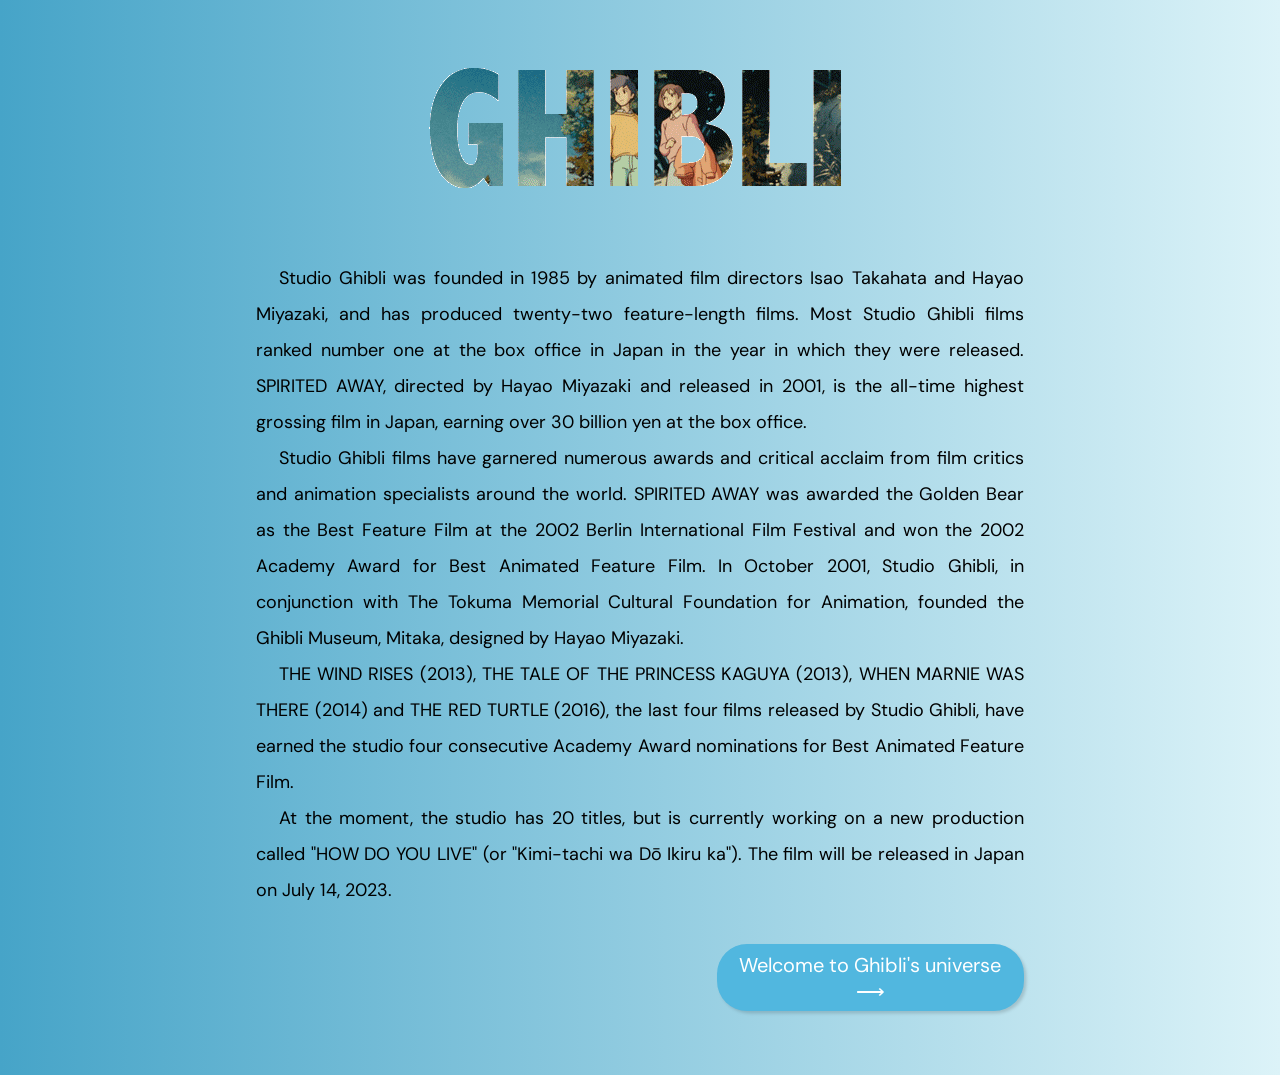
<file: index.html>
<!DOCTYPE html>
<html>
  <head>
    <meta charset="utf-8">
    <meta name="viewport" content="width=device-width, initial-scale=1.0">
    <link rel="preconnect" href="https://fonts.googleapis.com">
    <link rel="preconnect" href="https://fonts.gstatic.com" crossorigin>
    <link href="https://fonts.googleapis.com/css2?family=DM+Sans:wght@400;500&family=Poppins:wght@500;600&display=swap" rel="stylesheet">
    <title>Data Lovers</title>
    <link rel="stylesheet" href="style.css"/>
    <link rel="icon" type="image/png" href="./totoro-icon.png"/>
  </head>

  <body>
    <article id="homeText">

      <img src="./ghibli-gif.gif" id="ghibli-gif">
      <p class="p-description">Studio Ghibli was founded in 1985 by animated film directors Isao Takahata and Hayao Miyazaki, and has produced twenty-two feature-length films.  Most Studio Ghibli films ranked number one at the box office in Japan in the year in which they were released.  SPIRITED AWAY, directed by Hayao Miyazaki and released in 2001, is the all-time highest grossing film in Japan, earning over 30 billion yen at the box office.</p>

      <p class="p-description">Studio Ghibli films have garnered numerous awards and critical acclaim from film critics and animation specialists around the world.  SPIRITED AWAY was awarded the Golden Bear as the Best Feature Film at the 2002 Berlin International Film Festival and won the 2002 Academy Award for Best Animated Feature Film.  In October 2001, Studio Ghibli, in conjunction with The Tokuma Memorial Cultural Foundation for Animation, founded the Ghibli Museum, Mitaka, designed by Hayao Miyazaki.</p>

      <p class="p-description">THE WIND RISES (2013), THE TALE OF THE PRINCESS KAGUYA (2013), WHEN MARNIE WAS THERE (2014) and THE RED TURTLE (2016), the last four films released by Studio Ghibli, have earned the studio four consecutive Academy Award nominations for Best Animated Feature Film.</p>
      
      <p class="p-description">At the moment, the studio has 20 titles, but is currently working on a new production called "HOW DO YOU LIVE" (or "Kimi-tachi wa Dō Ikiru ka"). The film will be released in Japan on July 14, 2023.</p>
      <br>
      <nav class="enter">
        <button class="btn-enter"><a href="./movies.html" class="link-enter">Welcome to Ghibli's universe ⟶</a></button>
     </nav>

    </article> 

    <script src="main.js" type="module"></script>
  </body>
</html>
</file>
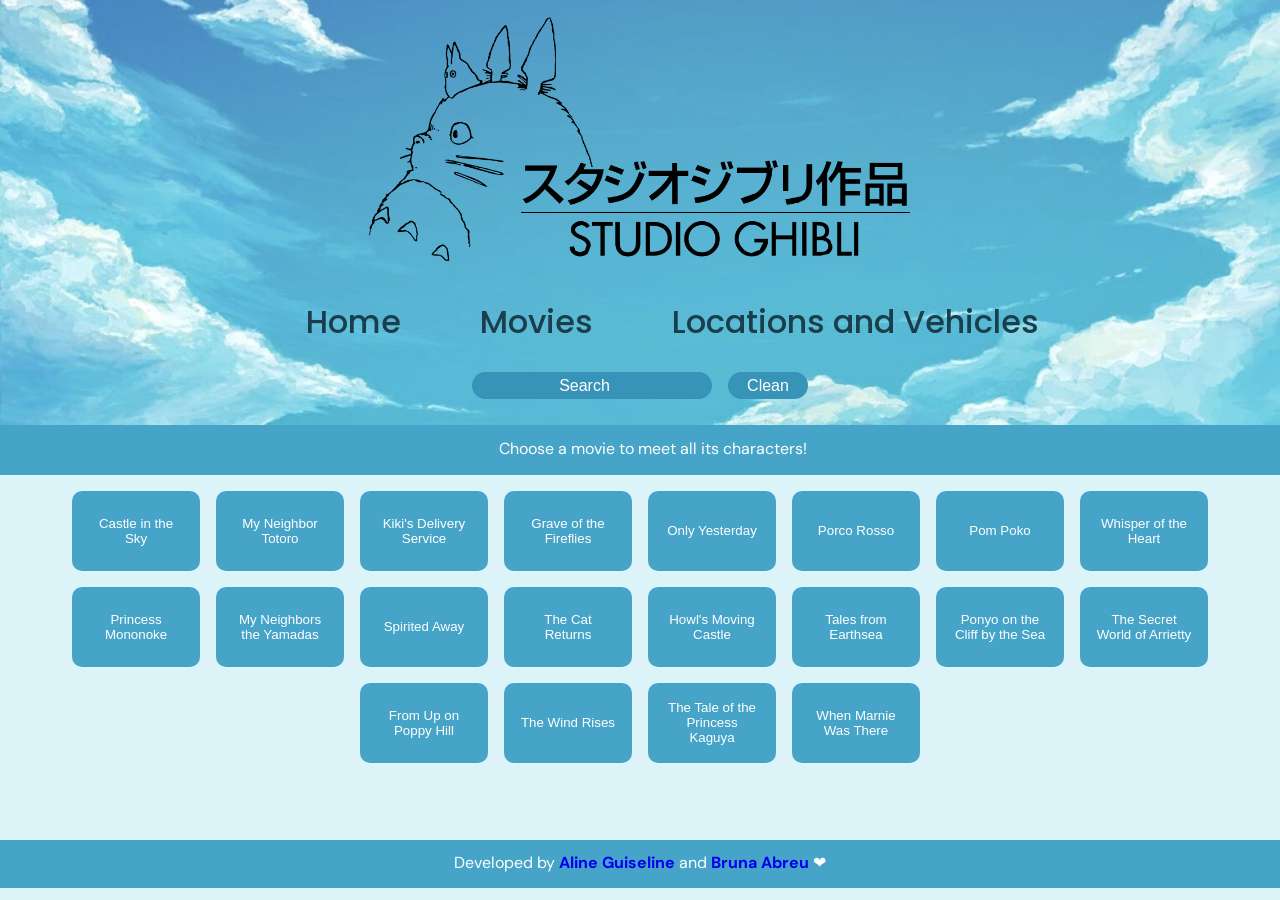
<file: characters.html>
<!DOCTYPE html>
<html lang="en">
<head>
    <meta charset="UTF-8">
    <meta name="viewport" content="width=device-width, initial-scale=1.0">
    <meta http-equiv="X-UA-Compatible" content="IE=edge">
    <meta name="viewport" content="width=device-width, initial-scale=1.0">
    <title>Characters</title>
    <link rel="preconnect" href="https://fonts.googleapis.com">
    <link rel="preconnect" href="https://fonts.gstatic.com" crossorigin>
    <link href="https://fonts.googleapis.com/css2?family=DM+Sans:wght@400;500&family=Poppins:wght@500;600&display=swap" rel="stylesheet">
    <link rel="stylesheet" href="characters.css"/> 
    <link rel="icon" type="image/png" href="./totoro-icon.png"/>
</head> 
<body class="generalBody">
  <header class="bgHeader">
    <img src="./ghibli-logo.png" alt="logo studio ghibli" id="logo">

    <style>a {text-decoration: none;}</style>

    <nav class="menu" classe="charactersMenu">
      <a href="./index.html">Home</a> 
      <a href="./movies.html">Movies</a>
      <a href="./locations-and-vehicles.html">Locations and Vehicles</a>   
    </nav>

    <div class="search-area">
    <input type="search" id="characters-search" placeholder="Search">

    <button id="clean">Clean</button>
  </div>


  </header>
  <p class="stats">Choose a movie to meet all its characters!</p>

  <section class="btn-films">
    <button class="btn-film" value="Castle in the Sky">Castle in the Sky</button>
    <button class="btn-film" value="My Neighbor Totoro">My Neighbor Totoro</button>
    <button class="btn-film" value="Kiki's Delivery Service">Kiki's Delivery Service</button>
    <button class="btn-film" value="Grave of the Fireflies">Grave of the Fireflies</button>
    <button class="btn-film" value="Only Yesterday">Only Yesterday</button>
    <button class="btn-film" value="Porco Rosso">Porco Rosso</button>
    <button class="btn-film" value="Pom Poko">Pom Poko</button>
    <button class="btn-film" value="Whisper of the Heart">Whisper of the Heart</button>
    <button class="btn-film" value="Princess Mononoke">Princess Mononoke</button>
    <button class="btn-film" value="My Neighbors the Yamadas">My Neighbors the Yamadas</button>
    <button class="btn-film" value="Spirited Away">Spirited Away</button>
    <button class="btn-film" value="The Cat Returns">The Cat Returns</button>    
    <button class="btn-film" value="Howl's Moving Castle">Howl's Moving Castle</button>
    <button class="btn-film" value="Tales from Earthsea">Tales from Earthsea</button>
    <button class="btn-film" value="Ponyo on the Cliff by the Sea">Ponyo on the Cliff by the Sea</button>
    <button class="btn-film" value="The Secret World of Arrietty">The Secret World of Arrietty</button>
    <button class="btn-film" value="From Up on Poppy Hill">From Up on Poppy Hill</button>
    <button class="btn-film" value="The Wind Rises">The Wind Rises</button>
    <button class="btn-film" value="The Tale of the Princess Kaguya">The Tale of the Princess Kaguya</button>
    <button class="btn-film" value="When Marnie Was There">When Marnie Was There</button>

  </section>

  <main>
    <div id="charactersCards"></div>
  </main>

  <footer class="footer"> 
    <p class="footer-credits">Developed by <a href="https://github.com/AlineGuiseline" class="footer-links">Aline Guiseline</a> and <a href="https://github.com/bruna-abreu" class="footer-links">Bruna Abreu</a> ❤</p>
  </footer>

  <script src="characters.js" type="module"></script>
</body>
</html>
</file>
<file: style.css>
* {
    padding: 0;
    margin: 0;
    box-sizing: border-box;
}

body {
    background-image: linear-gradient(to right, #46A4C8 0%, #DCF3F8 100%);
}

#logo {
    display: block;
    margin: 5px auto;
    max-width: 45%;
    overflow: hidden;
}

#ghibli-gif {
    display: block;
    margin: 5px auto;
    max-width: 100%;
}

#homeText {
    font-family: 'DM Sans', sans-serif;
    text-align: justify;
    padding-left: 20%;
    padding-right: 20%;
    padding-bottom: 5%;
    line-height: 200%;
    text-indent: 3%;
    font-size: large;
}

.btn-enter { 
    font-family: 'DM Sans', sans-serif;
    padding: 1%;
    width: 40%;
    text-align: center;
    font-size: 20px;
    background-color:#51b7df;
    transition: 0.4s;
    cursor: pointer;
    border-radius: 30px;
    border: none;
    box-shadow: rgba(0, 0, 0, 0.15) 2.4px 2.4px 3.2px;
    margin-left: 57%;
}

.link-enter{
    text-decoration: none;
    color:#fff;
  }

.btn-enter:hover {
    background-color: #46A4C8;
  }

.btn-enter:active {
    background-color: #1A3E4B;
  }


@media screen and (max-width: 700px) {
    .btn-enter { 
        width: 85%;
        font-size: 20px;
        margin-left: 15%;
    }

    #homeText {
        padding-left: 13%;
        padding-right: 15%;
    }
}
</file>
<file: characters.css>
* {
    padding: 0;
    margin: 0;
    box-sizing: border-box;
}

.bgHeader {
    background-image: url("./bg-image.jpeg");
    background-repeat: no-repeat;
    background-size: cover;
    background-position: top center;
    overflow: hidden;
} 

#logo {
    display: block;
    margin: 5px auto;
    max-width: 45%;
}

.menu {
    font-family: 'Poppins', sans-serif;
    font-weight: 500;
    display: flex;
    position: relative;
    margin-top: 2%;
    justify-content: center;
    gap: 15px;
}

.menu a {
    text-decoration: none;
    color: #1A3E4B;
    font-size: 2rem;
    align-items: center;
    margin-left: 5%;
}

.search-area {
    display: flex;
    position: relative;
    flex-direction: row;
    justify-content: center;
    padding: 2%;
}

#characters-search {
    background-color: #3793b7; 
    width: 15rem;
    height: 1.7rem;
    font-size: 100%;
    border-radius: 40px;
    border: none;
    
    padding: 0.5%;
    color: white;
    text-align: center;
}

::placeholder {
    color: white;
    
    text-align: center;
}

#clean {
    background-color: #3793b7;
    width: 5rem;
    height: 1.7rem;
    font-size: 100%;
    border-radius: 40px;
    border: none;
    padding: 0.5%;
    margin-left: 1rem;
    color: white;
    cursor: pointer;
    display: flex;
    justify-content: center;
    align-items: center;
}

.generalBody {
    background-color: #DCF3F8;
}

.stats {
    background-color: #46A4C8;
    font-family: 'DM Sans', sans-serif;
    height: 50px;
    color: white;
    padding: 1% 0 0 2%;
    text-align: center;
}

.btn-films {
    display: flex;
	flex-wrap: wrap;
	align-items: center;
	justify-content: center;
    gap: 1rem;
    margin-top: 1rem;
    margin-right: 2rem;
    margin-left: 2rem;

    font-family: 'DM Sans', sans-serif;
}

.btn-film {
    width: 8rem;
    height: 5rem;
    padding: 1rem;
    cursor: pointer;
    background-color: #46A4C8;
    border: none;
    color: #FFF;
    
    border-radius: 10px;
}

#charactersCards {
    display: flex;
	flex-wrap: wrap;
	align-items: center;
	justify-content: center;
    column-gap: 3%;
    margin: 3% 8% 3% 8%;
    font-family: 'DM Sans', sans-serif;
}

#container {
    position: relative;
    width: 255px;
    height: 370px;
    margin-bottom: 5%;
    filter: drop-shadow(6px 5px 4px rgba(0, 0, 0, 0.25));
}

#card {
    position: absolute;
    width: 100%;
    height: 100%;
    border-radius: 2%;

    transform-style: preserve-3d;
    transition: all 0.8s ease;
}

#container:hover #card {
    transform: rotateY(180deg);
}

#frontCard {
    position: absolute;
    width: 100%;
    height: 100%;
    backface-visibility: hidden;
    background: #46A4C8;
    color: white;
    text-align: center;
    border-radius: 3%;
    padding: 8% 0 15% 0;
    font-weight: 400;
    border-radius: 30px;
}

#backCard {
    position: absolute;
    width: 100%;
    height: 100%;
    backface-visibility: hidden;
    background: #46A4C8;
    color: white;
    transform: rotateY(180deg);
    padding-top: 20%;
    padding-left: 15%;
    padding-right: 10%;
    line-height: 170%;
    font-size: larger;
    border-radius: 30px;
}

#characterImg {
    width: 80%;
    height: 100%;
    border-radius: 25px;
}

#charactersName {
    padding-bottom: 8%;
}

.footer {
    background-color: #46A4C8;
    height: 3rem;
}

.footer-credits {
    font-family: 'DM Sans', sans-serif;
    text-align: center;
    padding-top: 1%;
    color: #fff;
}

.footer-links {
    font-weight: bold;
}

.footer-links:visited {
    color: #fff;
}

@media screen and (max-width: 720px) {
    .menu a {
        font-size: 1.5rem;
        justify-content: center;
    }
}

@media screen and (max-width: 550px) {
    .menu {
        margin-right: 1rem;
    }

    .menu a {
        font-size: 1rem;
        justify-content: center;
    }

    .stats {
        padding-top: 1rem;
    }

    #card {
        margin-left: 0.3rem;
        margin-right: 3rem; 
    }
}   


@media screen and (max-width: 500px) {
    .menu {
        margin-right: 1rem;
    }

    .menu a {
        font-size: 1rem;
        justify-content: center;
    }

    .stats {
        padding-top: 1rem;
    }

    #card {
        margin-left: 0.3rem;
        margin-right: 3rem; 
    }
    
}

@media screen and (max-width: 400px) {
    .menu {
        margin-right: 1rem;
    }

    .menu a {
        font-size: 0.9rem;
    }

    #card {
        margin-left: 0.3rem;
        margin-right: 3rem; 
    }
}

@media screen and (max-width: 300px) {
    .menu a {
        font-size: 0.65rem;
    }

    #characters-search {
        width: 9rem;
        font-size: 80%;
    }

    #clean {
        width: 4rem;
        font-size: 80%;
    }

    .stats {
        padding-top: 0.5rem;
        font-size: 90%;
    }

    .btn-films {
        gap: 1rem;
        margin-top: 1rem;
        margin-right: 1rem;
        margin-left: 1rem;
    
    }
    
    .btn-film {
        width: 6rem;
        height: 6rem;
        padding: 1rem;
    }

    #card {
        margin-left: 0.3rem;
        margin-right: 3rem; 
    }
}
</file>
